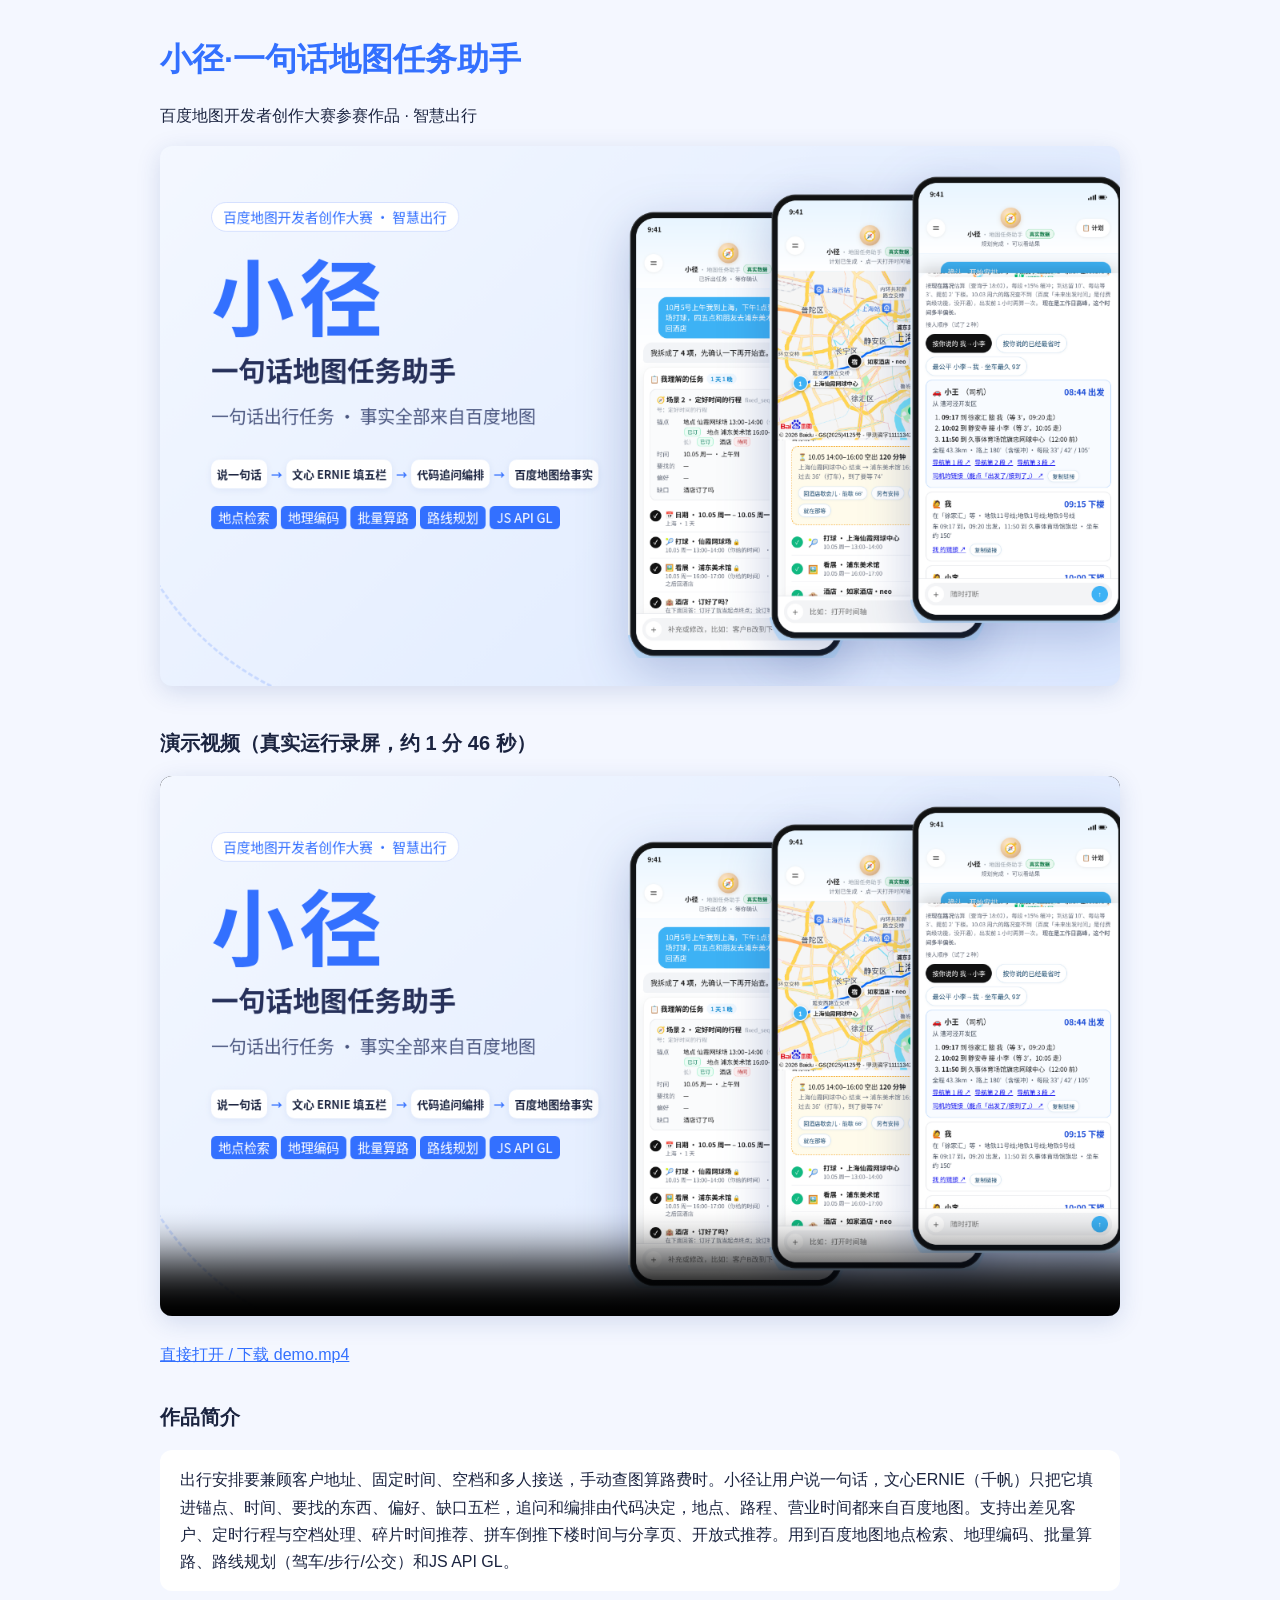
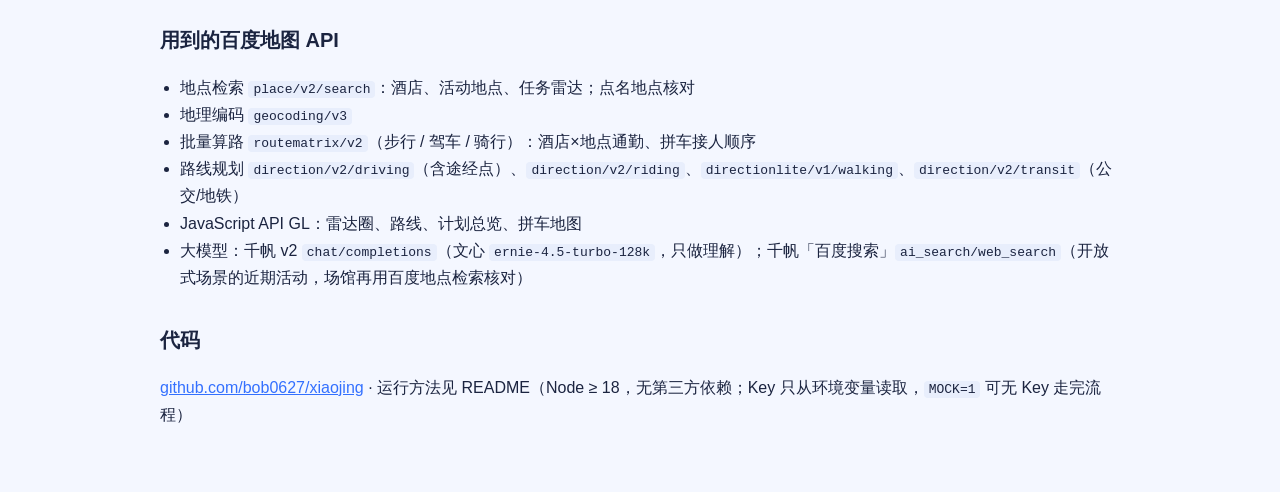
<file: docs/index.html>
<!doctype html>
<html lang="zh-CN"><head><meta charset="utf-8"><meta name="viewport" content="width=device-width,initial-scale=1">
<title>小径·一句话地图任务助手</title>
<style>
body{margin:0;font-family:-apple-system,"PingFang SC","Noto Sans CJK SC","Microsoft YaHei",sans-serif;background:#f4f7ff;color:#1b2440;line-height:1.7}
main{max-width:960px;margin:0 auto;padding:24px 16px 48px}
h1{color:#3370ff;margin:8px 0 4px}h2{margin-top:32px;font-size:20px}
img,video{width:100%;border-radius:12px;box-shadow:0 6px 24px rgba(30,60,140,.15);background:#000}
.intro{background:#fff;border-radius:12px;padding:16px 20px}
ul{padding-left:20px}code{background:#e8eefc;padding:1px 5px;border-radius:4px}
a{color:#3370ff}
</style></head><body><main>
<h1>小径·一句话地图任务助手</h1>
<p>百度地图开发者创作大赛参赛作品 · 智慧出行</p>
<img src="banner.png" alt="小径 banner">
<h2>演示视频（真实运行录屏，约 1 分 46 秒）</h2>
<video controls preload="metadata" playsinline poster="banner.png" src="demo.mp4"></video>
<p><a href="demo.mp4">直接打开 / 下载 demo.mp4</a></p>
<h2>作品简介</h2>
<p class="intro">出行安排要兼顾客户地址、固定时间、空档和多人接送，手动查图算路费时。小径让用户说一句话，文心ERNIE（千帆）只把它填进锚点、时间、要找的东西、偏好、缺口五栏，追问和编排由代码决定，地点、路程、营业时间都来自百度地图。支持出差见客户、定时行程与空档处理、碎片时间推荐、拼车倒推下楼时间与分享页、开放式推荐。用到百度地图地点检索、地理编码、批量算路、路线规划（驾车/步行/公交）和JS API GL。</p>
<h2>用到的百度地图 API</h2>
<ul>
<li>地点检索 <code>place/v2/search</code>：酒店、活动地点、任务雷达；点名地点核对</li>
<li>地理编码 <code>geocoding/v3</code></li>
<li>批量算路 <code>routematrix/v2</code>（步行 / 驾车 / 骑行）：酒店×地点通勤、拼车接人顺序</li>
<li>路线规划 <code>direction/v2/driving</code>（含途经点）、<code>direction/v2/riding</code>、<code>directionlite/v1/walking</code>、<code>direction/v2/transit</code>（公交/地铁）</li>
<li>JavaScript API GL：雷达圈、路线、计划总览、拼车地图</li>
<li>大模型：千帆 v2 <code>chat/completions</code>（文心 <code>ernie-4.5-turbo-128k</code>，只做理解）；千帆「百度搜索」<code>ai_search/web_search</code>（开放式场景的近期活动，场馆再用百度地点检索核对）</li>
</ul>
<h2>代码</h2>
<p><a href="https://github.com/bob0627/xiaojing">github.com/bob0627/xiaojing</a> · 运行方法见 README（Node ≥ 18，无第三方依赖；Key 只从环境变量读取，<code>MOCK=1</code> 可无 Key 走完流程）</p>
</main></body></html>
</file>
